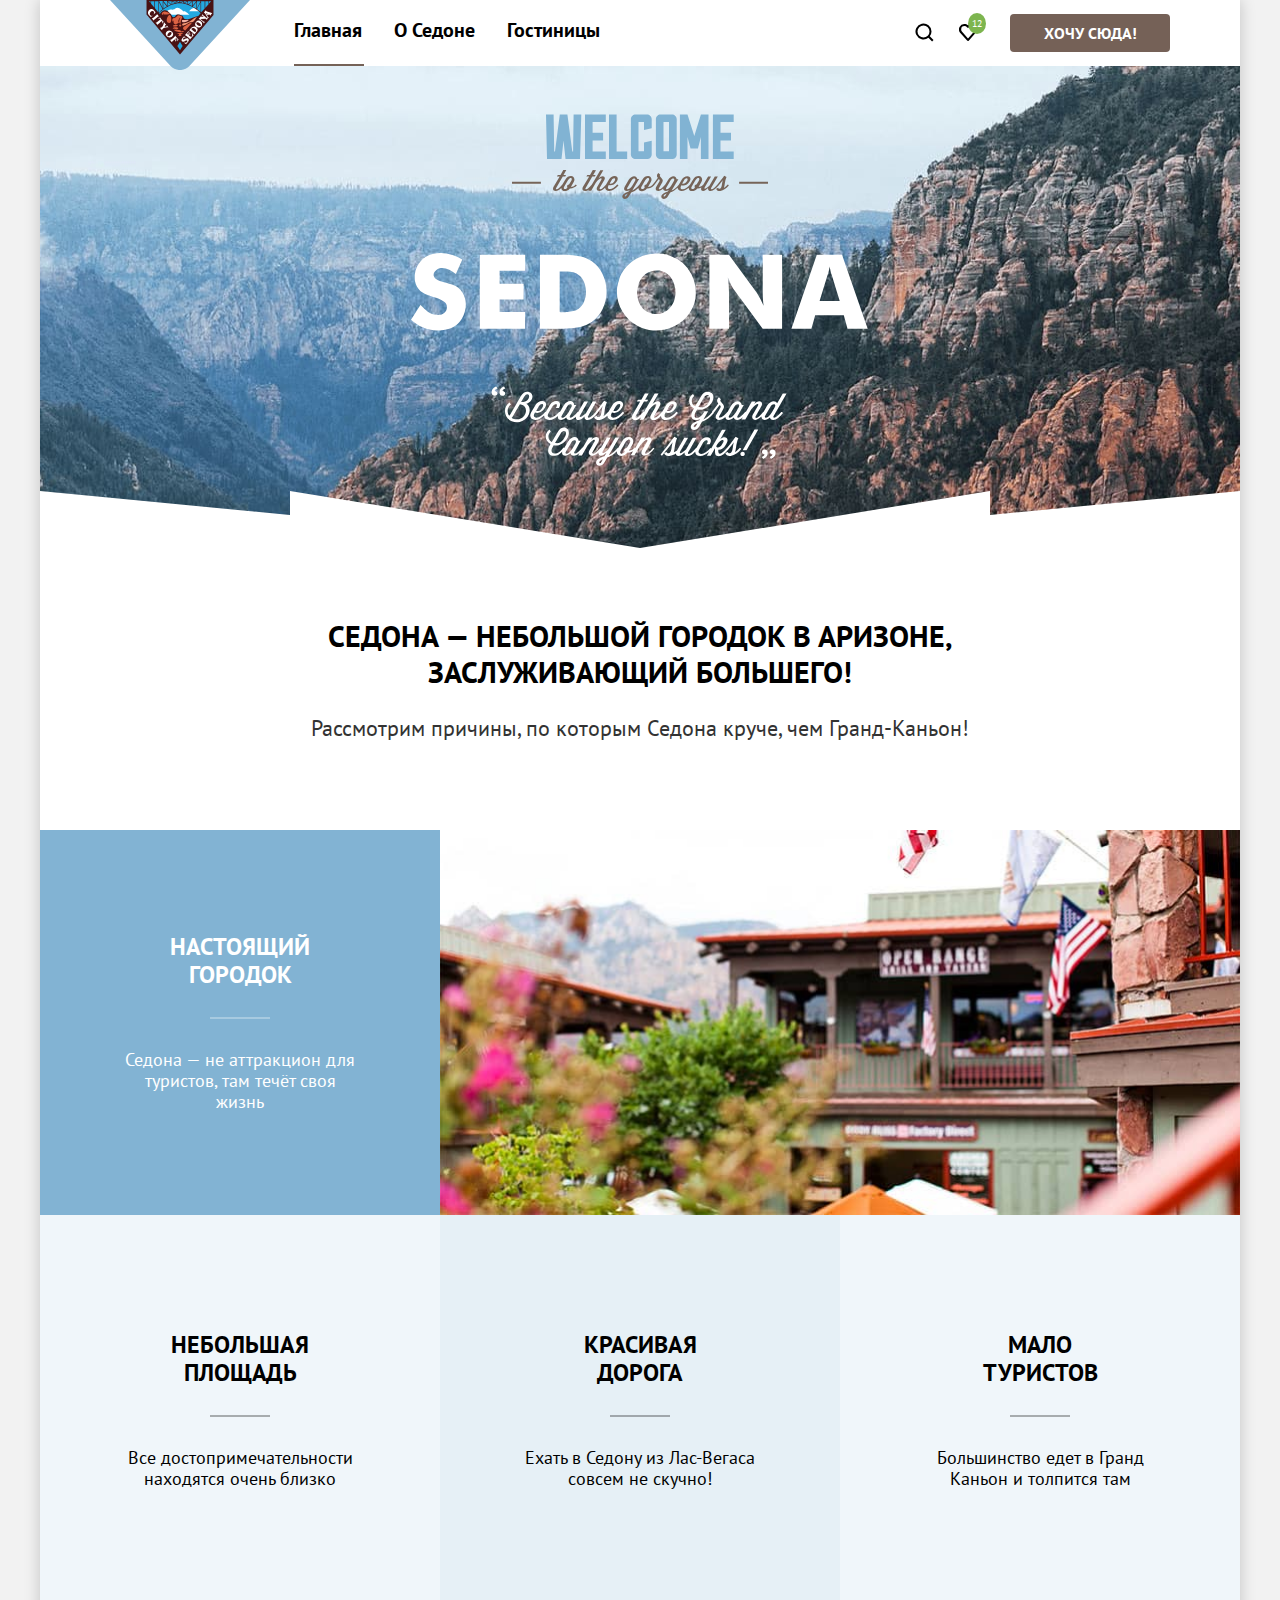
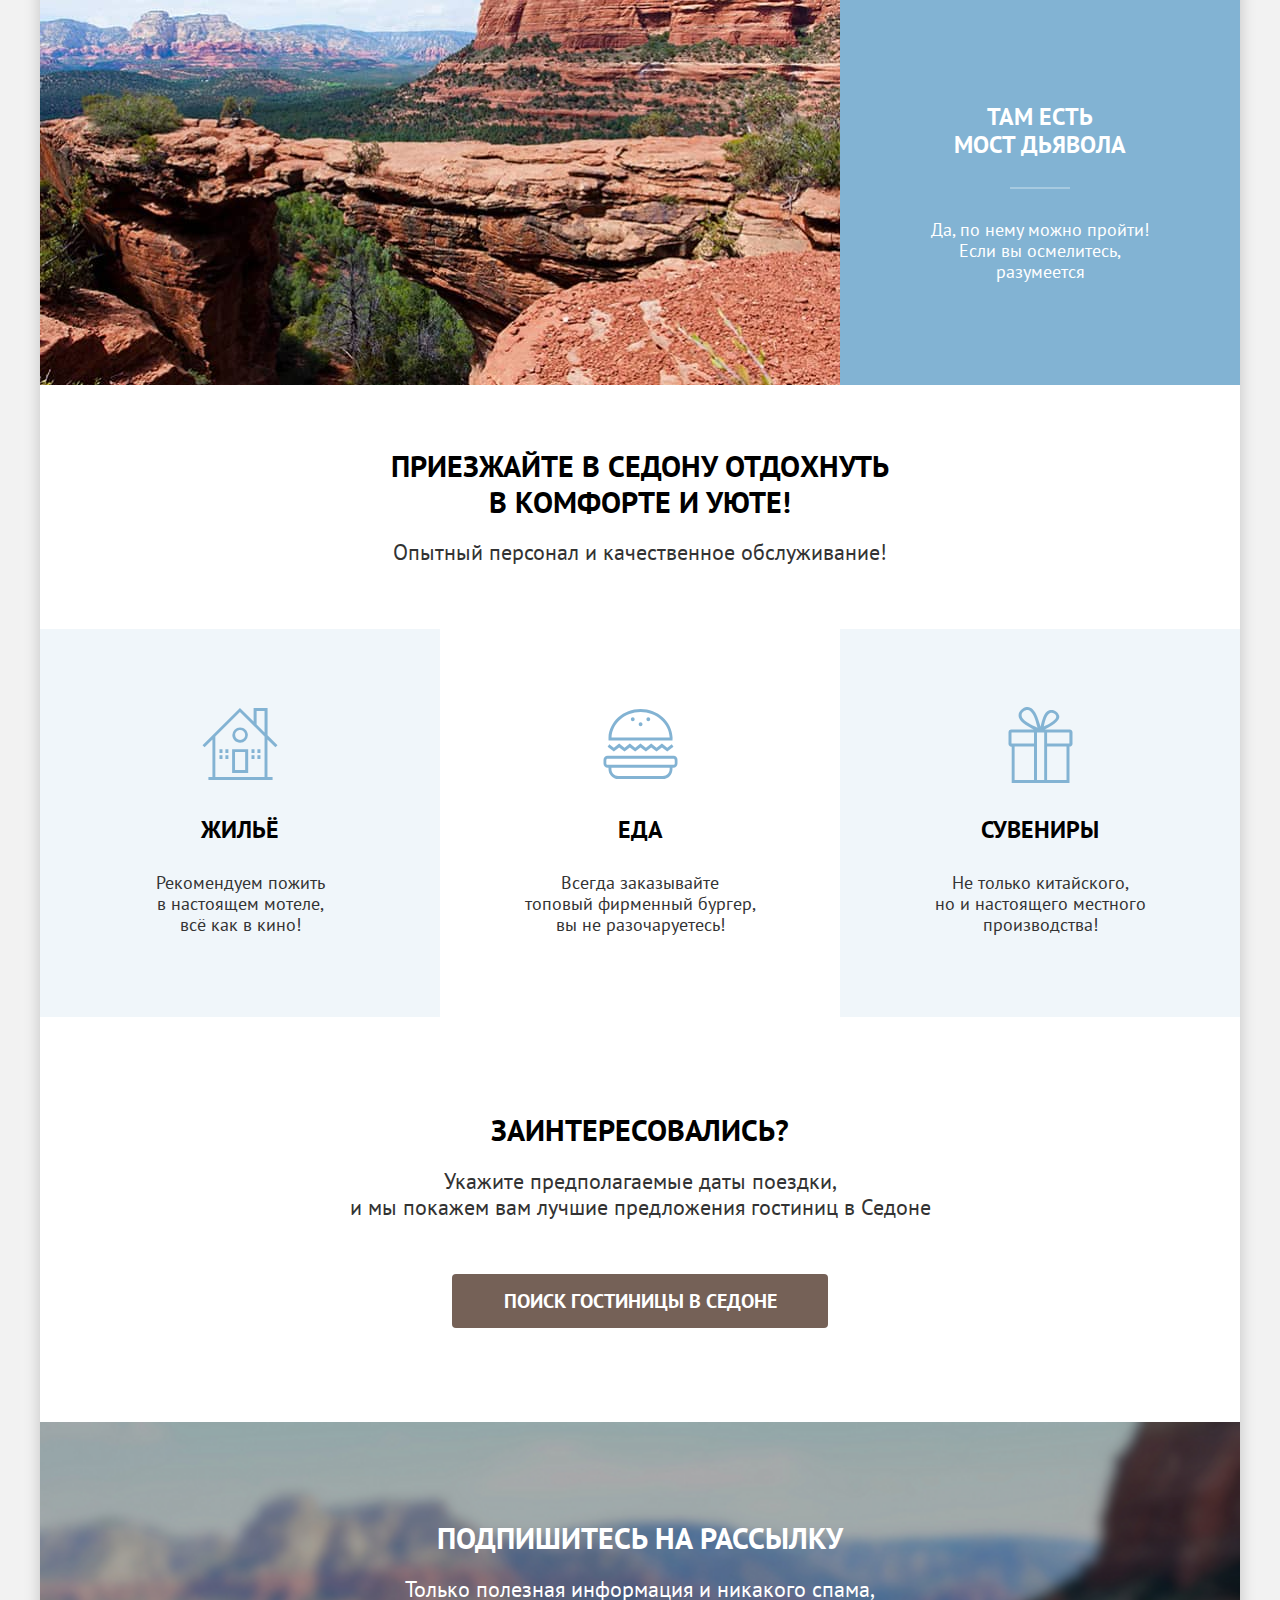
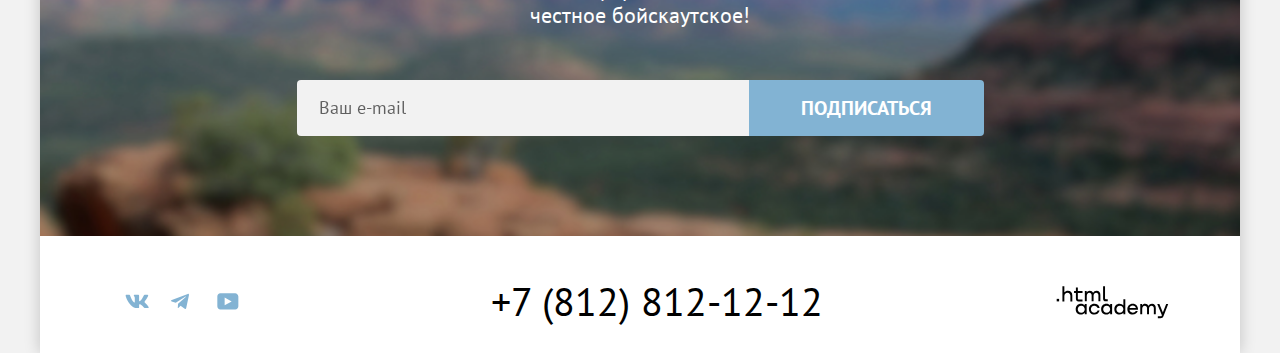
<file: index.html>
<!DOCTYPE html>
<html lang="ru">

  <head>
    <meta charset="utf-8">
    <title>HTML Academy: Седона</title>
    <link rel="stylesheet" href="styles/styles.css">
    <link rel="icon" href="favicon.ico">
  </head>

  <body>
    <div class="page-container">
      <header class="main-header">
        <nav class="main-navigation">
          <a class="header-link" href="index.html">
            <img class="navigation-logo" src="images/header-img/header-logo.svg" width="140" height="70" alt="Логотип.">
          </a>
          <ul class="navigation-list">
            <li class="navigation-list-item navigation-link-current">
              <a class="navigation-link" href="index.html">Главная</a>
            </li>
            <li class="navigation-list-item">
              <a class="navigation-link" href="#">О Седоне</a>
            </li>
            <li class="navigation-list-item">
              <a class="navigation-link" href="catalog.html">Гостиницы</a>
            </li>
          </ul>
          <ul class="navigation-user">
            <li class="navigation-user-item">
              <button class="navigation-link-user navigation-link-search">
                <span class="visually-hidden">Поиск</span>
              </button>
            </li>
            <li class="navigation-user-item">
              <a class="navigation-link-user navigation-link-favourites" href="#">
                <span class="visually-hidden">Избранное</span>
                <span class="number">12</span>
              </a>
            </li>
            <li class="navigation-user-item">
              <button class="navigation-link-user navigation-link-button">Хочу сюда!</button>
            </li>
          </ul>
        </nav>
      </header>
      <main class="main-index">
        <section class="hero">
          <h1 class="visually-hidden">Седона</h1>
          <img class="hero-logo" src="images/hero-img/hero-text.svg" width="458" height="352"
            alt="Добро пожаловать в великолепную Седону, потому что Гранд-Каньон — отстой!">
        </section>
        <section class="advantages">
          <div class="information-block-advantages">
            <h2 class="information-title">
              Седона — небольшой городок в Аризоне,<br>заслуживающий большего!
            </h2>
            <p class="information-text">Рассмотрим причины, по которым Седона круче, чем Гранд-Каньон!</p>
          </div>
          <ul class="advantages-list">
            <li class="advantages-item with-image">
              <div class="advantage-description">
                <h3 class="advantages-title advantages-title-image">Настоящий<br>городок</h3>
                <p class="advantages-text">Седона — не аттракцион для<br>туристов, там течёт своя<br>жизнь</p>
              </div>
              <img class="advantages-image" src="images/advantage/advantage-city.jpg" width="800" height="385"
                alt="Город.">
            </li>
            <li class="advantages-item">
              <div class="description-noimage">
                <h3 class="advantages-title">Небольшая<br>площадь</h3>
                <p class="advantages-text">Все достопримечательности<br>находятся очень близко</p>
              </div>
            </li>
            <li class="advantages-item">
              <div class="description-noimage">
                <h3 class="advantages-title">Красивая<br>дорога</h3>
                <p class="advantages-text">Ехать в Седону из Лас-Вегаса<br>совсем не скучно!</p>
              </div>
            </li>
            <li class="advantages-item">
              <div class="description-noimage">
                <h3 class="advantages-title">Мало<br>туристов</h3>
                <p class="advantages-text">Большинство едeт в Гранд<br>Каньон и толпится там</p>
              </div>
            </li>
            <li class="advantages-item with-image">
              <img class="advantages-image" src="images/advantage/advantage-bridge.jpg" width="800" height="385"
                alt="Мост дьявола.">
              <div class="advantage-description">
                <h3 class="advantages-title advantages-title-image">Там есть<br>мост дьявола</h3>
                <p class="advantages-text">Да, по нему можно пройти!<br>Если вы осмелитесь,<br>разумеется</p>
              </div>
            </li>
          </ul>
        </section>
        <section class="services">
          <div class="information-block-services">
            <h3 class="information-title-services">Приезжайте в Седону отдохнуть<br>в комфорте и уюте!</h3>
            <p class="information-text-services">Опытный персонал и качественное обслуживание!</p>
          </div>
          <ul class="services-list">
            <li class="services-item service-house">
              <h3 class="services-title">Жильё</h3>
              <p class="services-text">Рекомендуем пожить<br>в настоящем мотеле,<br>всё как в кино!</p>
            </li>
            <li class="services-item service-food">
              <h3 class="services-title">Еда</h3>
              <p class="services-text">Всегда заказывайте<br>топовый фирменный бургер,<br>вы не разочаруетесь!</p>
            </li>
            <li class="services-item service-gift">
              <h3 class="services-title">Сувениры</h3>
              <p class="services-text">Не только китайского,<br>но и настоящего местного<br>производства!</p>
            </li>
          </ul>
        </section>
        <section class="hotel-search">
          <h2 class="hotel-search-title">Заинтересовались?</h2>
          <p class="hotel-search-text">Укажите предполагаемые даты поездки,<br>и мы покажем вам лучшие предложения
            гостиниц в Седоне</p>
          <button class="hotel-search-button">Поиск гостиницы в седоне</button>
        </section>
        <section class="mail">
          <h2 class="mail-title">Подпишитесь на рассылку</h2>
          <p class="mail-text">Только полезная информация и никакого спама,<br> честное бойскаутское!</p>
          <form class="mail-form" action="https://echo.htmlacademy.ru/" method="post">
            <label class="form-label visually-hidden" for="mail-post">Ваш e-mail</label>
            <input class="mail-input" type="text" id="mail-post" name="mail-post" placeholder="Ваш e-mail" required>
            <button class="button-mail" type="submit">Подписаться</button>
          </form>
        </section>
      </main>
      <footer class="page-footer">
        <ul class="footer-social-list">
          <li class="footer-social-item">
            <a class="social-list-vk" href="https://vk.com/htmlacademy">
              <span class="visually-hidden">Вконтакте</span>
            </a>
          </li>
          <li class="footer-social-item">
            <a class="social-list-telegram footer-social-link" href="https://t.me/htmlacademy">
             <span class="visually-hidden">Telegram</span>
            </a>
          </li>
          <li class="footer-social-item">
            <a class="social-list-youtube" href="https://www.youtube.com/user/htmlacademyru">
              <span class="visually-hidden">Youtube</span>
            </a>
          </li>
        </ul>
        <div class="contact-information">
          <a class="contact-phone" href="#">+7 (812) 812-12-12</a>
        </div>
        <a class="html-logo" href="https://htmlacademy.ru/">
          <svg class="html-logotype" xmlns="http://www.w3.org/2000/svg" width="115" height="34" viewBox="0 0 115 34"
            fill="none">
            <path d="M0 13.2564V15.8564H2.5V13.2564H0Z" />
            <path
              d="M11.6 4.85645C10 4.85645 8.8 5.55645 8 6.55645H7.9V0.356445H5.9V15.8564H7.9V10.5564C7.9 8.45645 9.2 6.95645 11.2 6.95645C13 6.95645 14.1 8.35645 14.1 10.1564V15.8564H16.1V9.75644C16.2 6.75644 14.3 4.85645 11.6 4.85645Z" />
            <path
              d="M26.6 5.15645H21.8V1.45645H19.8V5.25645H17.9V7.25645H19.8V13.2564C19.8 14.9564 20.8 15.9564 22.5 15.9564H26.6V13.9564H22.9C22.2 13.9564 21.8 13.5564 21.8 12.8564V7.15645H26.6V5.15645Z" />
            <path
              d="M41.1 4.95645C39.5 4.95645 38.2 5.75644 37.6 7.05645H37.5C36.9 5.85645 35.7 4.95645 34.1 4.95645C32.7 4.95645 31.6 5.75645 31 6.75645H30.9V5.15645H29V15.7564H31V10.3564C31 8.35645 32 6.85645 33.6 6.85645C35.1 6.85645 36 7.85645 36 9.45645V15.7564H38V10.1564C38 7.75645 39.4 6.85645 40.6 6.85645C42.1 6.85645 43 7.85645 43 9.45645V15.7564H45V9.25644C45.1 6.75644 43.6 4.95645 41.1 4.95645Z" />
            <path
              d="M47.8 13.0564C47.8 14.7564 48.8 15.7564 50.6 15.7564H52.6V13.7564H50.9C50.2 13.7564 49.8 13.3564 49.8 12.6564V0.356445H47.8V13.0564Z" />
            <path
              d="M28.9 20.0564C28 18.9564 26.7 18.2564 25 18.2564C21.9 18.2564 19.6 20.5564 19.6 23.8564C19.6 27.1564 21.9 29.4564 25 29.4564C26.8 29.4564 28 28.6564 28.8 27.5564H28.9V29.1564H30.9V18.5564H28.9V20.0564ZM25.3 27.4564C23.1 27.4564 21.7 25.8564 21.7 23.8564C21.7 21.8564 23.1 20.2564 25.3 20.2564C27.5 20.2564 28.9 21.8564 28.9 23.8564C28.9 25.7564 27.5 27.4564 25.3 27.4564Z" />
            <path
              d="M44.2 22.3564C43.7 19.9564 41.6 18.2564 38.8 18.2564C35.4 18.2564 33.2 20.7564 33.2 23.8564C33.2 26.9564 35.4 29.4564 38.8 29.4564C41.6 29.4564 43.7 27.6564 44.2 25.2564H42.1C41.7 26.5564 40.4 27.5564 38.8 27.5564C36.6 27.5564 35.2 25.9564 35.2 23.9564C35.2 21.9564 36.6 20.3564 38.8 20.3564C40.4 20.3564 41.6 21.3564 42.1 22.5564H44.2V22.3564Z" />
            <path
              d="M55.1 20.0564C54.2 18.9564 52.9 18.2564 51.2 18.2564C48.1 18.2564 45.8 20.5564 45.8 23.8564C45.8 27.1564 48.1 29.4564 51.2 29.4564C53 29.4564 54.2 28.6564 55 27.5564H55.1V29.1564H57.1V18.5564H55.1V20.0564ZM51.5 27.4564C49.3 27.4564 47.9 25.8564 47.9 23.8564C47.9 21.8564 49.3 20.2564 51.5 20.2564C53.7 20.2564 55.1 21.8564 55.1 23.8564C55.1 25.7564 53.6 27.4564 51.5 27.4564Z" />
            <path
              d="M68.7 20.1564C67.8 19.0564 66.5 18.2564 64.8 18.2564C61.7 18.2564 59.4 20.5564 59.4 23.8564C59.4 27.1564 61.6 29.4564 64.8 29.4564C66.5 29.4564 67.8 28.6564 68.6 27.6564H68.7V29.1564H70.7V13.7564H68.7V20.1564ZM65.1 27.4564C62.9 27.4564 61.5 25.8564 61.5 23.8564C61.5 21.8564 62.9 20.2564 65.1 20.2564C67.3 20.2564 68.7 21.8564 68.7 23.8564C68.6 25.8564 67.2 27.4564 65.1 27.4564Z" />
            <path
              d="M78.3 18.2564C75 18.2564 72.8 20.7564 72.8 23.8564C72.8 26.8564 74.9 29.4564 78.3 29.4564C80.8 29.4564 82.8 28.1564 83.5 25.8564H81.4C80.9 26.8564 79.8 27.4564 78.4 27.4564C76.5 27.4564 75.1 26.1564 75 24.5564H83.8C84 20.9564 81.8 18.2564 78.3 18.2564ZM78.3 20.1564C80 20.1564 81.3 21.1564 81.6 22.7564H75.1C75.4 21.2564 76.6 20.1564 78.3 20.1564Z" />
            <path
              d="M98.2 18.2564C96.6 18.2564 95.3 19.0564 94.6 20.2564H94.5C93.9 19.0564 92.7 18.2564 91.1 18.2564C89.7 18.2564 88.6 18.9564 88 20.0564V18.5564H86.1V29.1564H88.1V23.7564C88.1 21.7564 89.1 20.3564 90.7 20.2564C92.2 20.2564 93.1 21.2564 93.1 22.8564V29.1564H95.1V23.5564C95.1 21.1564 96.5 20.2564 97.7 20.2564C99.2 20.2564 100.1 21.2564 100.1 22.8564V29.1564H102.1V22.6564C102.2 20.0564 100.7 18.2564 98.2 18.2564Z" />
            <path
              d="M109.4 27.3564L105.8 18.4564H103.6L108.4 30.0564C108.1 30.9564 107.7 31.2564 106.7 31.2564H104.2V33.2564H106.7C108.5 33.2564 109.5 32.4564 110.2 30.6564L114.9 18.4564H112.8L109.4 27.3564Z" />
          </svg>
          <span class="visually-hidden">сайт HTML Academy</span>
        </a>
      </footer>
    </div>
    <div class="modal-container modal-container-close">
      <section class="modal modal-search">
        <header class="modal-heder">
          <h2 class="modal-title">Поиск гостиницы в Седоне</h2>
          <button class="modal-close-button" type="button">
            <span class="visually-hidden">Закрыть</span>
          </button>
        </header>
        <form class="modal-content" action="https://echo.htmlacademy.ru">
          <ul class="modal-list">
            <li class="modal-item">
              <label class="date-start" for="start">
                <span class="date-start-text">Дата Заезда:</span>
                <input class="modal-input-date" type="text" id="start" name="trip-start" placeholder="Дата Заезда:"
                  value="27 апреля 2020" required>
                <span class="date-error">Мы не можем отправить вас в прошлое</span>
              </label>
            </li>
            <li class="modal-item">
              <label class="date-end" for="end">
                <span class="date-end-text">Дата Выезда:</span>
                <input class="modal-input-date" type="text" id="end" name="trip-end" placeholder="Дата Выезда:"
                  value="1 сентября 2023" required>
                <span class="date-success">На эти даты есть свободные номера. Пока есть.</span>
              </label>
            </li>
            <li class="modal-item modal-form">
              <label class="parent-label" for="parent">Взрослые:</label>
              <div class="plus-minus-button">
                <button class="minus" type="button">
                  <svg class="minus-icon" xmlns="http://www.w3.org/2000/svg" width="14" height="2" viewBox="0 0 14 2"
                    fill="none">
                    <path d="M0 0L0 2L14 2V0L0 0Z" />
                  </svg>
                  <span class="visually-hidden">-</span>
                </button>
                <input class="modal-input-number" type="number" id="parent" name="parent-number" min="1" max="100"
                  value="2" required>
                <button class="plus" type="button">
                  <svg class="plus-icon" xmlns="http://www.w3.org/2000/svg" width="14" height="14" viewBox="0 0 14 14"
                    fill="none">
                    <path d="M14 6H8V0H6V6H0V8H6V14H8V8H14V6Z" />
                  </svg>
                  <span class="visually-hidden">+</span>
                </button>
              </div>
              <label class="children-label" for="children">Дети:</label>
              <div class="tooltip">
                <button class="i" type="button" aria-label="Подсказка к заказу">i</button>
                <div class="triangle">
                  <span class="info">Укажите количество детей, которые будут с вами, возраст которых от 6 до 18 лет.
                    Дети до 6 лет размещаются бесплатно.</span>
                </div>
              </div>
              <div class="plus-minus-button">
                <button class="minus" type="button">
                  <svg class="minus-icon" xmlns="http://www.w3.org/2000/svg" width="14" height="2" viewBox="0 0 14 2"
                    fill="none">
                    <path d="M0 0L0 2L14 2V0L0 0Z" />
                  </svg>
                  <span class="visually-hidden">-</span>
                </button>
                <input class="modal-input-number" type="number" id="children" name="children-number" min="0" max="100"
                  value="2" required>
                <button class="plus" type="button">
                  <svg class="plus-icon" xmlns="http://www.w3.org/2000/svg" width="14" height="14" viewBox="0 0 14 14"
                    fill="none">
                    <path d="M14 6H8V0H6V6H0V8H6V14H8V8H14V6Z" />
                  </svg>
                  <span class="visually-hidden">+</span>
                </button>
              </div>
            </li>
            <li class="modal-item">
              <button class="modal-button" type="submit">Найти</button>
            </li>
          </ul>
        </form>
      </section>
    </div>
  </body>

</html>
</file>
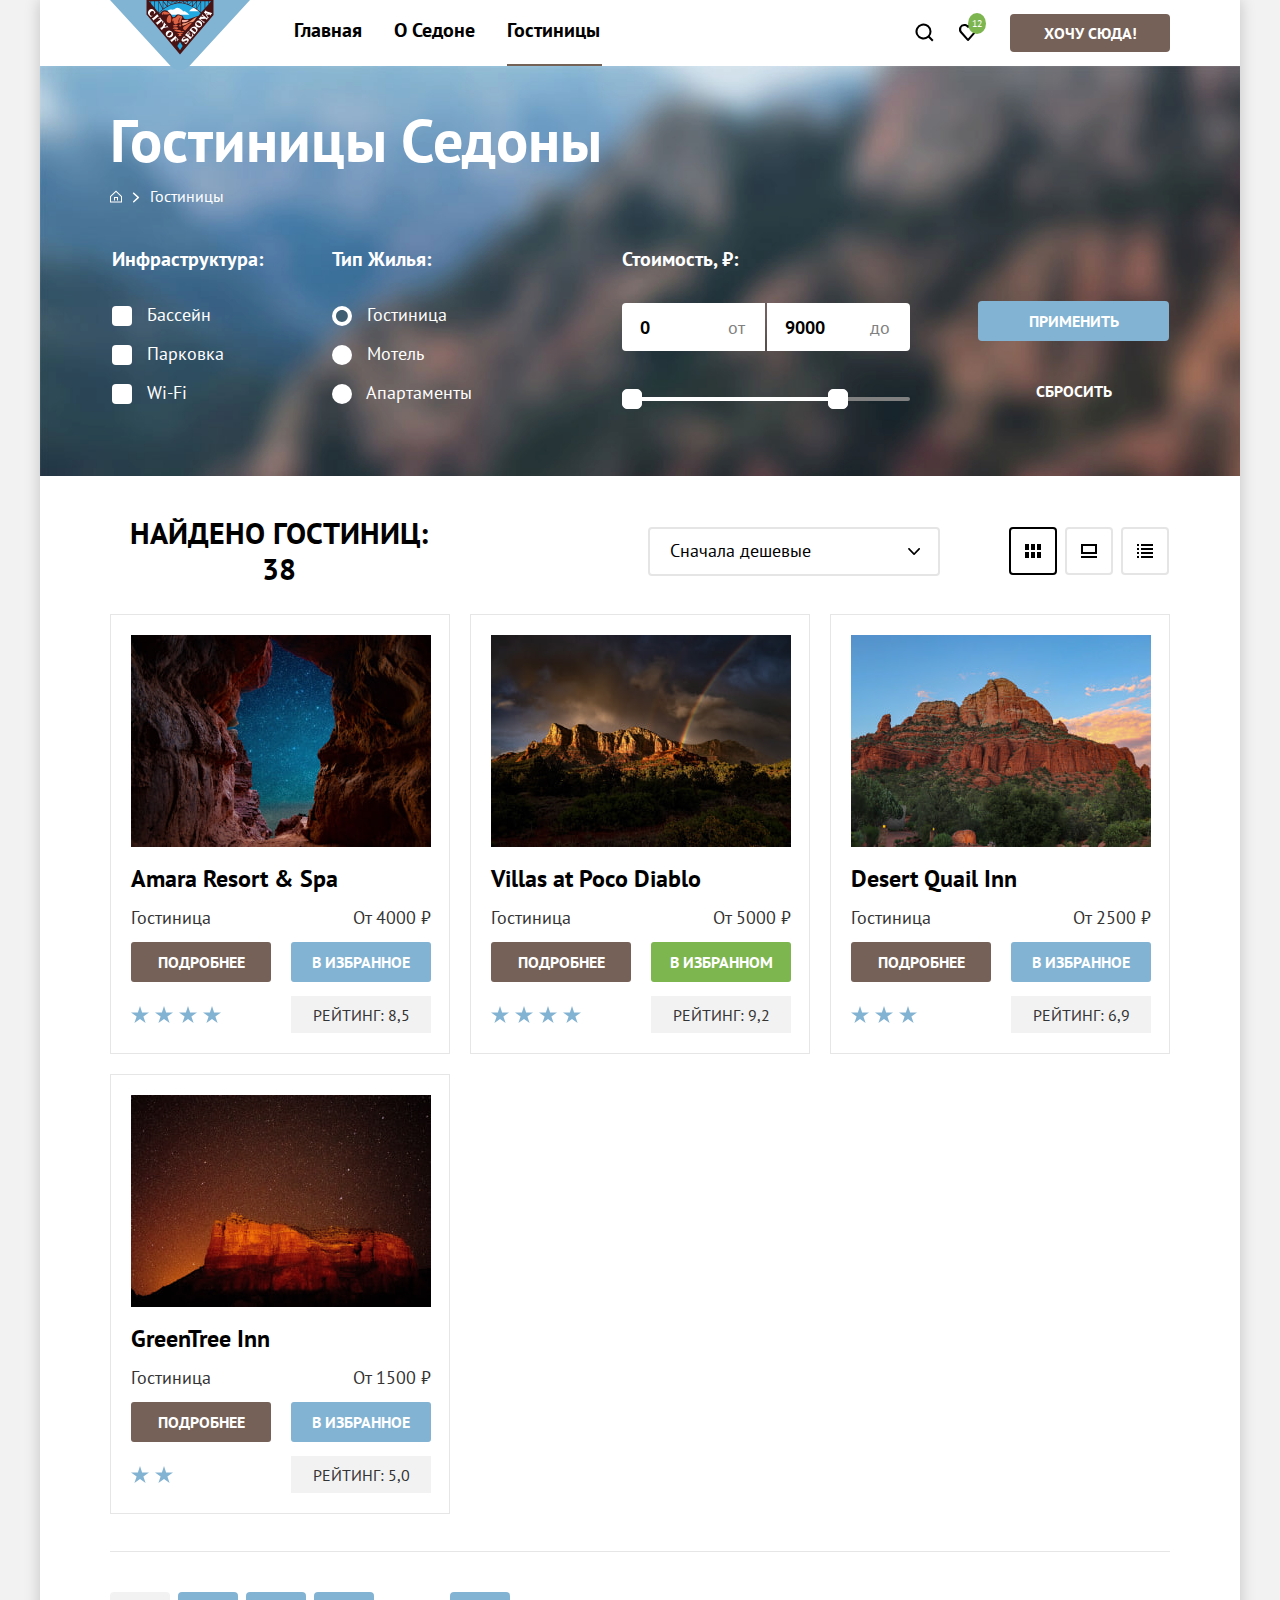
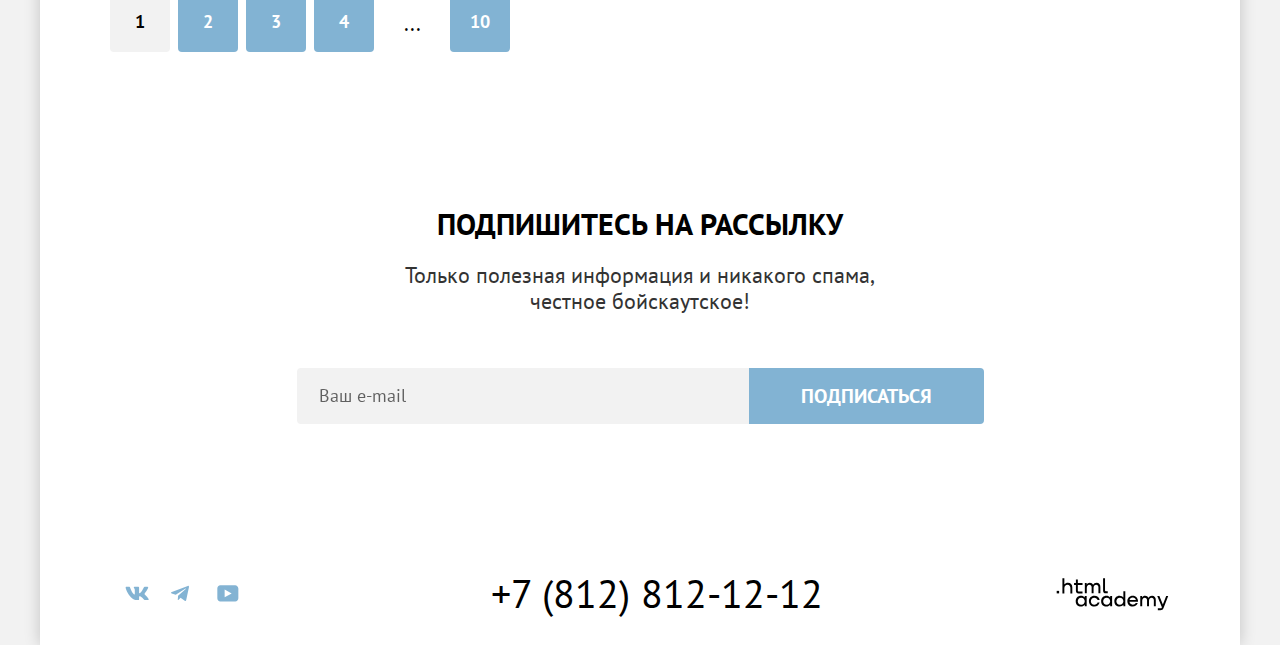
<file: catalog.html>
<!DOCTYPE html>
<html lang="ru">

  <head>
    <meta charset="utf-8">
    <title>HTML Academy: Седона</title>
    <link rel="stylesheet" href="styles/styles.css">
    <link rel="icon" href="favicon.ico">
  </head>

  <body>
    <div class="page-container">
      <header class="main-header">
        <nav class="main-navigation">
          <a class="header-link" href="index.html">
            <img class="navigation-logo" src="images/header-img/header-logo.svg" width="140" height="70" alt="Логотип.">
          </a>
          <ul class="navigation-list">
            <li class="navigation-list-item">
              <a class="navigation-link" href="index.html">Главная</a>
            </li>
            <li class="navigation-list-item">
              <a class="navigation-link" href="#">О Седоне</a>
            </li>
            <li class="navigation-list-item navigation-link-current">
              <a class="navigation-link" href="catalog.html">Гостиницы</a>
            </li>
          </ul>
          <ul class="navigation-user">
            <li class="navigation-user-item">
              <button class="navigation-link-user navigation-link-search">
                <span class="visually-hidden">Поиск</span>
              </button>
            </li>
            <li class="navigation-user-item">
              <a class="navigation-link-user navigation-link-favourites" href="#">
                <span class="visually-hidden">Избранное</span>
                <span class="number">12</span>
              </a>
            </li>
            <li class="navigation-user-item">
              <button class="navigation-link-user navigation-link-button">Хочу сюда!</button>
            </li>
          </ul>
        </nav>
      </header>
      <main class="main-catalog">
        <section class="filter-content">
          <div class="filter-header">
            <h1 class="filter-title">Гостиницы Седоны</h1>
            <ol class="breadcrumbs">
              <li class="breadcrumbs-item">
                <a class="breadcrumbs-house" href="index.html">
                  <span class="visually-hidden">Главная</span>
                </a>
              </li>
              <li class="breadcrumbs-item">
                <span class="breadcrumbs-text">Гостиницы</span>
              </li>
            </ol>
          </div>
          <form class="filters" action="echo" method="get">
            <fieldset class="infrastructure">
              <legend class="infrastructure-title">Инфраструктура:</legend>
              <ul class="infrastructure">
                <li class="infrastructure-item">
                  <label class="infrastructure-label" for="checkbox-pool">
                    <input class="checkbox" type="checkbox" id="checkbox-pool">
                    <span class="custom-checkbox"></span>
                    <span class="checkbox-text">Бассейн</span>
                  </label>
                </li>
                <li class="infrastructure-item">
                  <label class="infrastructure-label" for="checkbox-parking">
                    <input class="checkbox" type="checkbox" id="checkbox-parking">
                    <span class="custom-checkbox"></span>
                    <span class="checkbox-text">Парковка</span>
                  </label>
                </li>
                <li class="infrastructure-item">
                  <label class="infrastructure-label" for="checkbox-wifi">
                    <input class="checkbox" type="checkbox" id="checkbox-wifi">
                    <span class="custom-checkbox"></span>
                    <span class="checkbox-text">Wi-Fi</span>
                  </label>
                </li>
              </ul>
            </fieldset>
            <fieldset class="housetype">
              <legend class="housetype-title">Тип Жилья:</legend>
              <ul class="housetype-list">
                <li class="housetype-item">
                  <label class="housetype-label" for="input-hotel">
                    <input class="input-radio" type="radio" value="hotel" name="house" id="input-hotel" checked>
                    <span class="custom-radio"></span>
                    <span class="radio-text">Гостиница</span>
                  </label>
                </li>
                <li class="housetype-item">
                  <label class="housetype-label" for="input-motel">
                    <input class="input-radio" type="radio" value="motel" name="house" id="input-motel">
                    <span class="custom-radio"></span>
                    <span class="radio-text">Мотель</span>
                  </label>
                </li>
                <li class="housetype-item">
                  <label class="housetype-label" for="input-appartment">
                    <input class="input-radio" type="radio" value="appartment" name="house" id="input-appartment">
                    <span class="custom-radio"></span>
                    <span class="radio-text">Апартаменты</span>
                  </label>
                </li>
              </ul>
            </fieldset>
            <fieldset class="space"></fieldset>
            <fieldset class="form-price">
              <legend class="price-text">Стоимость, ₽:</legend>
              <div class="minmax-price">
                <div class="price-min">
                  <label class="price-input-min" for="min-price">от</label>
                  <input class="control-input-min" type="number" name="min-price" value="0" id="min-price" placeholder="от">
                </div>
                <div class="price-max">
                  <label class="price-input-max" for="max-price">до</label>
                  <input class="control-input-max" type="number" name="max-price" value="9000" id="max-price" placeholder="до">
                </div>
              </div>
              <div class="range">
                <div class="range-scale">
                  <div class="range-bar">
                    <button class="range-toggle toggle-min" type="button">
                      <span class="visually-hidden">Изменить минимальную цену.</span>
                    </button>
                    <button class="range-toggle toggle-max" type="button">
                      <span class="visually-hidden">Изменить максимальную цену.</span>
                    </button>
                  </div>
                </div>
              </div>
            </fieldset>
            <div class="price-buttons">
              <button class="price-button-accept" type="submit">Применить</button>
              <button class="price-button-reset" type="reset">Сбросить</button>
            </div>
          </form>
        </section>
        <section class="hotels">
          <div class="sorting">
            <span class="sorting-title"> Найдено гостиниц: 38 </span>
            <select class="variation-sorting" aria-label="Сортировка">
              <option value="cheap">Сначала дешевые</option>
              <option value="poor">Сначала дорогие</option>
            </select>
            <ul class="view">
              <li class="view-item view-item-current">
                <a class="view-icon icon-table" href="#">
                  <span class="visually-hidden">Таблица</span>
                </a>
              </li>
              <li class="view-item">
                <a class="view-icon icon-icon" href="#">
                  <span class="visually-hidden">Крупные значки</span>
                </a>
              </li>
              <li class="view-item">
                <a class="view-icon icon-list" href="#">
                  <span class="visually-hidden">Список</span>
                </a>
              </li>
            </ul>
          </div>
          <ul class="hotel-list">
            <li class="hotel-list-item">
              <a class="hotel-image-link" href="#"><img class="hotel-image" src="images/catalog/hotel-amara.jpg"
                  width="300" height="212" alt="Amara Resort & Spa."></a>
              <a class="hotel-cart-link" href="#">
                <span class="hotel-cart-title">Amara Resort & Spa</span>
              </a>
              <span class="hotel-cart-text">Гостиница</span>
              <span class="hotel-cart-price">От 4000 ₽</span>
              <button class="button-small hotel-button-more" type="button">подробнее</button>
              <button class="button-small hotel-button-favorites" type="button">в избранное</button>
              <div class="hotel-stars four-star">
                <span class="visually-hidden">4 звезды</span>
              </div>
              <span class="hotel-rating">Рейтинг: 8,5</span>
            </li>
            <li class="hotel-list-item">
              <a class="hotel-image-link" href="#"><img class="hotel-image" src="images/catalog/hotel-diablo.jpg"
                  width="300" height="212" alt="Villas at Poco Diablo."></a>
              <a class="hotel-cart-link" href="#">
                <span class="hotel-cart-title">Villas at Poco Diablo</span>
              </a>
              <span class="hotel-cart-text">Гостиница</span>
              <span class="hotel-cart-price">От 5000 ₽</span>
              <button class="hotel-button-more" type="button">подробнее</button>
              <button class="hotel-button-favorites hotel-button-active" type="button">в избранном</button>
              <div class="hotel-stars four-star">
                <span class="visually-hidden">4 звезды</span>
              </div>
              <span class="hotel-rating">Рейтинг: 9,2</span>
            </li>
            <li class="hotel-list-item">
              <a class="hotel-image-link" href="#"><img class="hotel-image" src="images/catalog/hotel-desert.jpg"
                  width="300" height="212" alt="Desert Quail Inn."></a>
              <a class="hotel-cart-link" href="#">
                <span class="hotel-cart-title">Desert Quail Inn</span>
              </a>
              <span class="hotel-cart-text">Гостиница</span>
              <span class="hotel-cart-price">От 2500 ₽</span>
              <button class="button-small hotel-button-more" type="button">подробнее</button>
              <button class="button-small hotel-button-favorites" type="button">в избранное</button>
              <div class="hotel-stars three-star">
                <span class="visually-hidden">3 звезды</span>
              </div>
              <span class="hotel-rating">Рейтинг: 6,9</span>
            </li>
            <li class="hotel-list-item">
              <a class="hotel-image-link" href="#"><img class="hotel-image" src="images/catalog/hotel-greentea.jpg"
                  width="300" height="212" alt="GreenTree Inn."></a>
              <a class="hotel-cart-link" href="#">
                <span class="hotel-cart-title">GreenTree Inn</span>
              </a>
              <span class="hotel-cart-text">Гостиница</span>
              <span class="hotel-cart-price">От 1500 ₽</span>
              <button class="button-small hotel-button-more" type="button">подробнее</button>
              <button class="button-small hotel-button-favorites" type="button">в избранное</button>
              <div class="hotel-stars two-star">
                <span class="visually-hidden">2 звезды</span>
              </div>
              <span class="hotel-rating">Рейтинг: 5,0</span>
            </li>
          </ul>
          <div class="pagination">
            <ul class="pagination-list">
              <li class="pagination-list-item">
                <a class="pagination-link-button pag-active" href="#">1</a>
              </li>
              <li class="pagination-list-item">
                <a class="pagination-link-button" href="#">2</a>
              </li>
              <li class="pagination-list-item">
                <a class="pagination-link-button" href="#">3</a>
              </li>
              <li class="pagination-list-item">
                <a class="pagination-link-button" href="#">4</a>
              </li>
              <li class="pagination-list-item pagination-a">
                <span>...</span>
              </li>
              <li class="pagination-list-item">
                <a class="pagination-link-button" href="#">10</a>
              </li>
            </ul>
          </div>
        </section>
        <section class="mail-catalog">
          <h2 class="mail-title-catalog">Подпишитесь на рассылку</h2>
          <p class="mail-text-catalog">Только полезная информация и никакого спама,<br> честное бойскаутское!</p>
          <form class="mail-form" action="https://echo.htmlacademy.ru/" method="post">
            <label class="form-label visually-hidden" for="mail-post">Ваш e-mail</label>
            <input class="mail-input" type="text" id="mail-post" name="mail-post" placeholder="Ваш e-mail" required>
            <button class="button-mail" type="submit">Подписаться</button>
          </form>
        </section>
      </main>
      <footer class="page-footer">
        <ul class="footer-social-list">
          <li class="footer-social-item">
            <a class="social-list-vk" href="https://vk.com/htmlacademy">
              <span class="visually-hidden">Вконтакте</span>
            </a>
          </li>
          <li class="footer-social-item">
            <a class="social-list-telegram footer-social-link" href="https://t.me/htmlacademy">
              <span class="visually-hidden">Telegram</span>
            </a>
          </li>
          <li class="footer-social-item">
            <a class="social-list-youtube" href="https://www.youtube.com/user/htmlacademyru">
              <span class="visually-hidden">Youtube</span>
            </a>
          </li>
        </ul>
        <div class="contact-information">
          <a class="contact-phone" href="#">+7 (812) 812-12-12</a>
        </div>
        <a class="html-logo" href="https://htmlacademy.ru/">
          <svg class="html-logotype" xmlns="http://www.w3.org/2000/svg" width="115" height="34" viewBox="0 0 115 34" fill="none">
            <path d="M0 13.2564V15.8564H2.5V13.2564H0Z"/>
            <path d="M11.6 4.85645C10 4.85645 8.8 5.55645 8 6.55645H7.9V0.356445H5.9V15.8564H7.9V10.5564C7.9 8.45645 9.2 6.95645 11.2 6.95645C13 6.95645 14.1 8.35645 14.1 10.1564V15.8564H16.1V9.75644C16.2 6.75644 14.3 4.85645 11.6 4.85645Z"/>
            <path d="M26.6 5.15645H21.8V1.45645H19.8V5.25645H17.9V7.25645H19.8V13.2564C19.8 14.9564 20.8 15.9564 22.5 15.9564H26.6V13.9564H22.9C22.2 13.9564 21.8 13.5564 21.8 12.8564V7.15645H26.6V5.15645Z"/>
            <path d="M41.1 4.95645C39.5 4.95645 38.2 5.75644 37.6 7.05645H37.5C36.9 5.85645 35.7 4.95645 34.1 4.95645C32.7 4.95645 31.6 5.75645 31 6.75645H30.9V5.15645H29V15.7564H31V10.3564C31 8.35645 32 6.85645 33.6 6.85645C35.1 6.85645 36 7.85645 36 9.45645V15.7564H38V10.1564C38 7.75645 39.4 6.85645 40.6 6.85645C42.1 6.85645 43 7.85645 43 9.45645V15.7564H45V9.25644C45.1 6.75644 43.6 4.95645 41.1 4.95645Z" />
            <path d="M47.8 13.0564C47.8 14.7564 48.8 15.7564 50.6 15.7564H52.6V13.7564H50.9C50.2 13.7564 49.8 13.3564 49.8 12.6564V0.356445H47.8V13.0564Z"/>
            <path d="M28.9 20.0564C28 18.9564 26.7 18.2564 25 18.2564C21.9 18.2564 19.6 20.5564 19.6 23.8564C19.6 27.1564 21.9 29.4564 25 29.4564C26.8 29.4564 28 28.6564 28.8 27.5564H28.9V29.1564H30.9V18.5564H28.9V20.0564ZM25.3 27.4564C23.1 27.4564 21.7 25.8564 21.7 23.8564C21.7 21.8564 23.1 20.2564 25.3 20.2564C27.5 20.2564 28.9 21.8564 28.9 23.8564C28.9 25.7564 27.5 27.4564 25.3 27.4564Z" />
            <path d="M44.2 22.3564C43.7 19.9564 41.6 18.2564 38.8 18.2564C35.4 18.2564 33.2 20.7564 33.2 23.8564C33.2 26.9564 35.4 29.4564 38.8 29.4564C41.6 29.4564 43.7 27.6564 44.2 25.2564H42.1C41.7 26.5564 40.4 27.5564 38.8 27.5564C36.6 27.5564 35.2 25.9564 35.2 23.9564C35.2 21.9564 36.6 20.3564 38.8 20.3564C40.4 20.3564 41.6 21.3564 42.1 22.5564H44.2V22.3564Z"/>
            <path d="M55.1 20.0564C54.2 18.9564 52.9 18.2564 51.2 18.2564C48.1 18.2564 45.8 20.5564 45.8 23.8564C45.8 27.1564 48.1 29.4564 51.2 29.4564C53 29.4564 54.2 28.6564 55 27.5564H55.1V29.1564H57.1V18.5564H55.1V20.0564ZM51.5 27.4564C49.3 27.4564 47.9 25.8564 47.9 23.8564C47.9 21.8564 49.3 20.2564 51.5 20.2564C53.7 20.2564 55.1 21.8564 55.1 23.8564C55.1 25.7564 53.6 27.4564 51.5 27.4564Z" />
            <path d="M68.7 20.1564C67.8 19.0564 66.5 18.2564 64.8 18.2564C61.7 18.2564 59.4 20.5564 59.4 23.8564C59.4 27.1564 61.6 29.4564 64.8 29.4564C66.5 29.4564 67.8 28.6564 68.6 27.6564H68.7V29.1564H70.7V13.7564H68.7V20.1564ZM65.1 27.4564C62.9 27.4564 61.5 25.8564 61.5 23.8564C61.5 21.8564 62.9 20.2564 65.1 20.2564C67.3 20.2564 68.7 21.8564 68.7 23.8564C68.6 25.8564 67.2 27.4564 65.1 27.4564Z" />
            <path d="M78.3 18.2564C75 18.2564 72.8 20.7564 72.8 23.8564C72.8 26.8564 74.9 29.4564 78.3 29.4564C80.8 29.4564 82.8 28.1564 83.5 25.8564H81.4C80.9 26.8564 79.8 27.4564 78.4 27.4564C76.5 27.4564 75.1 26.1564 75 24.5564H83.8C84 20.9564 81.8 18.2564 78.3 18.2564ZM78.3 20.1564C80 20.1564 81.3 21.1564 81.6 22.7564H75.1C75.4 21.2564 76.6 20.1564 78.3 20.1564Z"/>
            <path d="M98.2 18.2564C96.6 18.2564 95.3 19.0564 94.6 20.2564H94.5C93.9 19.0564 92.7 18.2564 91.1 18.2564C89.7 18.2564 88.6 18.9564 88 20.0564V18.5564H86.1V29.1564H88.1V23.7564C88.1 21.7564 89.1 20.3564 90.7 20.2564C92.2 20.2564 93.1 21.2564 93.1 22.8564V29.1564H95.1V23.5564C95.1 21.1564 96.5 20.2564 97.7 20.2564C99.2 20.2564 100.1 21.2564 100.1 22.8564V29.1564H102.1V22.6564C102.2 20.0564 100.7 18.2564 98.2 18.2564Z" />
            <path d="M109.4 27.3564L105.8 18.4564H103.6L108.4 30.0564C108.1 30.9564 107.7 31.2564 106.7 31.2564H104.2V33.2564H106.7C108.5 33.2564 109.5 32.4564 110.2 30.6564L114.9 18.4564H112.8L109.4 27.3564Z"/>
          </svg>
          <span class="visually-hidden">сайт HTML Academy</span>
        </a>
      </footer>
    </div>
  </body>

</html>
</file>
<file: styles/styles.css>
@font-face {
  font-family: "PT Sans";

  font-weight: 400;
  src: url("../fonts/ptsans-400.woff2") format("woff2");
  font-display: swap;
}

@font-face {
  font-family: "PT Sans";

  font-weight: 700;
  src: url("../fonts/ptsans-700.woff2") format("woff2");
  font-display: swap;
}

*,
*::before,
*::after {
  box-sizing: border-box;
}

body {
  display: flex;
  margin: 0 auto;
  font-family: "PT Sans", "Arial", sans-serif;
  font-weight: 400;
  font-size: 18px;
  line-height: 21px;
  background-color: rgba(242, 242, 242, 1);
  color: #000000;
}

.page-container {
  background-color: rgba(255, 255, 255, 1);
  margin: 0 auto;
  width: 1200px;
  box-shadow: 0 0 15px 0 rgba(0, 0, 0, 0.20);
}

.visually-hidden {
  position: absolute;
  width: 1px;
  height: 1px;
  margin: -1px;
  padding: 0;
  overflow: hidden;
  border: 0;
  clip: rect(0 0 0 0);
}

/*                         ГЛАВНАЯ СТРАНИЦА (INDEX)                                                   */

/*   HEADER    */

.main-navigation {
  display: flex;
  padding-left: 70px;
  padding-right: 70px;
}

.navigation-link {
  font-weight: 700;
  font-size: 20px;
  line-height: 24px;
  color: rgba(0, 0, 0, 1);
  text-decoration: none;
  text-align: center;
  padding-left: 10px;
  padding-right: 22px;
  white-space: nowrap;
  height: 64px;
}

.navigation-link:hover {
  opacity: 0.8;
}
.navigation-link:focus {
  opacity: 0.8;
}
.navigation-link:active {
  opacity: 0.6;
}


.navigation-list {
  list-style-type: none;
  display: flex;
  flex-wrap: wrap;
  align-items: stretch;
  padding-inline-start:0;
  padding-left: 174px;
  margin: 0;
}

.navigation-list-item{
  padding: 18px 0;
}

.navigation-user {
  list-style-type: none;
  display: flex;
  margin: 0;
  padding-left: 280px;
}


.navigation-logo {
  position: absolute;
  width: 140px;
  height: 70px;
}

.navigation-logo:hover {
  opacity: 0.8;
}

.navigation-logo:focus {
  opacity: 0.8;
}

.navigation-logo:active {
  opacity: 0.6;
}

.navigation-link-search {
  background-image: url("../images/icons/search.svg");
  width: 44px;
  height: 64px;
  background-position: center;
  background-repeat: no-repeat;
  display:block;
  cursor:pointer;
  border-color: transparent;
  background-color: #ffffff;
}

.navigation-link-search:hover {
  opacity: 0.6;
}

.navigation-link-search:focus {
  opacity: 0.6;
}

.navigation-link-search:active {
  opacity: 0.4;
}

.navigation-link-favourites {
  background-image: url("../images/icons/heart.svg");
  width: 44px;
  height: 64px;
  background-position: center;
  background-repeat: no-repeat;
  display: block;
  text-decoration: none;
  padding-left: 22px;
  padding-top: 10px;
  cursor:pointer;
}

.navigation-link-favourites:hover {
  opacity: 0.6;
}

.navigation-link-favourites:focus {
  opacity: 0.6;
}

.navigation-link-favourites:active {
  opacity: 0.4;
}

.number {
  border-radius: 50%;
  background-color: rgba(125, 181, 79, 1);
  font-size: 10px;
  font-weight: 400;
  line-height: 10px;
  color: rgba(255, 255, 255, 1);
  padding: 4px;
  text-align: right;
}

.navigation-link-button {
  font-family: "PT Sans", sans-serif;
  width: 160px;
  padding-top:7px;
  padding-bottom:7px;
  background: rgba(117, 97, 87, 1);
  border-radius: 4px;
  color: #ffffff;
  border-color: transparent;
  font-size: 16px;
  font-weight: 700;
  line-height: 20px;
  margin-bottom: 14px;
  text-transform: uppercase;
  text-align: center;
  margin-left: 20px;
  margin-top: 14px;
  cursor:pointer;
}

.navigation-link-button:hover {
  background: rgba(97, 80, 72, 1);
}

.navigation-link-button:focus {
  background: rgba(97, 80, 72, 1);
}

.navigation-link-button:active {
  background: rgba(117, 97, 87, 1);
  color:rgba(255, 255, 255, 0.30);

}

.navigation-link-button:disabled {
  background: rgba(229, 229, 229, 1);
}



.navigation-link-current {
  position: relative;

}

.navigation-link-current::after {
  content: "";
  position: absolute;
  background: rgba(117, 98, 87, 1);
  left: 10px;
  right: 20px;
  bottom: 0;
  height: 2px;
}


/*    HERO    */

.hero {
  display: flex;
  justify-content: center;
  padding-top: 48px;
  padding-bottom: 82px;
  background-image: url("../images/hero-img/hero-background-element.svg"), url("../images/hero-img/hero-background.jpg");
  background-color: brown;
  background-repeat: no-repeat;
  background-size: 100% auto, 100% 100%;
  background-position: bottom center, center center;
}

/* INFORMATION BLOCK     */

.information-title {
  font-weight: 700;
  font-size: 30px;
  line-height: 36px;
  text-align: center;
  text-transform: uppercase;
  color: rgba(0, 0, 0, 1);
  margin: 0;
  padding-bottom: 25px;
}

.information-title-services {
  font-weight: 700;
  font-size: 30px;
  line-height: 36px;
  text-align: center;
  text-transform: uppercase;
  color: rgba(0, 0, 0, 1);
  margin: 0;
  padding-bottom: 19px;
}

.information-text {
  font-weight: 400;
  font-size: 22px;
  line-height: 26px;
  text-align: center;
  color: rgba(51, 51, 51, 1);
  margin: 0;
}

.information-text-services {
  font-weight: 400;
  font-size: 22px;
  line-height: 26px;
  text-align: center;
  color: rgba(51, 51, 51, 1);
  margin: 0;
  padding-top:0;
}

.information-block-advantages {
  padding-top: 70px;
  padding-bottom: 89px;
}

.information-block-services {
  padding-top: 63px;
  padding-bottom: 64px;
}

/*    ADVANTAGES    */

.advantages-list {
  display: flex;
  flex-wrap: wrap;
  text-align: center;
  list-style-type: none;
  padding: 0;
  margin: 0;
}

.advantages-image {
  object-fit: cover;
  min-height: 385px;
}

.advantages-item {
  background-color: rgba(131, 179, 211, 0.2);
  color: #000000;
  width: calc(100% / 3);
  min-height: 385px;
}

.advantages-item.with-image {
  display: flex;
  flex-wrap: wrap;
  width: 1200px;
  background-color: rgba(130, 179, 211, 1);
  color: #FFFFFF;
  min-height: 385px;
}

.advantages-list li:nth-child(2) {
  background-color: rgba(131, 179, 211, 0.12);
}

.advantages-list li:nth-child(4) {
  background-color: rgba(131, 179, 211, 0.12);
}

.advantage-description {
  width: 230px;
  margin: 0 auto;
  padding-top: 79px;
}

.description-noimage {
  text-align: center;
  padding-left: 85px;
  padding-right: 85px;
  padding-top: 92px;

}

.advantages-title {
  font-weight: 700;
  font-size: 24px;
  line-height: 28px;
  text-align: center;
  text-transform: uppercase;
}

.advantages-title::after {
  content: "";
  display: block;
  width: 60px;
  border: 1px solid rgba(0, 0, 0, 0.3);
  margin-left: 85px;
  margin-top: 28px;
}

.advantages-title-image::after {
  border-color: rgba(255, 255, 255, 0.3);

}

.advantages-text {
  font-weight: 400;
  font-size: 18px;
  line-height: 21px;
  text-align: center;
  padding-top: 6px;
}

/*   SERVICES   */

.services-title {
  font-weight: 700;
  font-size: 24px;
  line-height: 28px;
  text-align: center;
  text-transform: uppercase;
  margin: 0;
  padding-bottom: 28px;
}

.services-text {
  font-weight: 400;
  font-size: 18px;
  line-height: 21px;
  text-align: center;
  color: rgba(51, 51, 51, 1);
  margin: 0;
  padding-bottom: 2px;
}

.services-list {
  display: flex;
  flex-wrap: wrap;
  list-style-type: none;
  padding: 0;
  margin: 0;
}

.service-house {
  background-image:url("../images/service/service-house.svg") ;
  background-repeat: no-repeat;
  background-position: 50% 25%;
}

.service-food {
  background-image:url("../images/service/service-food.svg") ;
  background-repeat: no-repeat;
  background-position: 50% 25%;
}

.service-gift {
  background-image:url("../images/service/service-gift.svg") ;
  background-repeat: no-repeat;
  background-position: 50% 25%;
}


.services-list li:nth-child(even) {
  background-color: rgba(255, 255, 255, 1);
}

.services-item {
  display: flex;
  flex-direction: column;
  align-items: center;
  justify-content: center;
  text-align: center;
  width: 400px;
  background-color: rgba(131, 179, 211, 0.12);
  padding-top: 187px;
  padding-bottom: 80px;
  padding-left: 15px;
  padding-right: 15px;
}

/*   HOTEL - SEARCH   */

.hotel-search {
  display: flex;
  flex-direction: column;
  justify-content: center;
  text-align: center;
  padding-bottom: 94px;
  padding-top: 95px;
}

.hotel-search-title {
  font-weight: 700;
  font-size: 30px;
  line-height: 36px;
  text-align: center;
  text-transform: uppercase;
  margin: 0;
  padding-bottom: 20px;
}

.hotel-search-text {
  font-weight: 400;
  font-size: 22px;
  line-height: 26px;
  text-align: center;
  color: rgba(51, 51, 51, 1);
  margin: 0;
  padding-bottom: 54px;
}

.hotel-search-button {
  font-family: "PT Sans", sans-serif;
  font-size: 20px;
  font-weight: 700;
  line-height: 36px;
  width:376px ;
  padding-top:7px;
  padding-bottom:7px;
  background: rgba(117, 97, 87, 1);
  border-radius: 4px;
  color: rgba(255, 255, 255, 1);
  margin: 0 auto;
  text-decoration: none;
  text-transform: uppercase;
  text-align: center;
  border-color: transparent;
  cursor:pointer;
}

.hotel-search-button:hover {
  background: rgba(97, 80, 72, 1);
}

.hotel-search-button:focus {
  background: rgba(97, 80, 72, 1);
}

.hotel-search-button:active {
  background: rgba(117, 97, 87, 1);
  color:rgba(255, 255, 255, 0.3) ;
}

.hotel-search-button:disabled {
  background: rgba(229, 229, 229, 1);
  color: rgba(255, 255, 255, 1);
}

/*  MAIL BLOCK  */

.mail {
  display: flex;
  flex-direction: column;
  align-items: center;
  background-image: url("../images/advantage/subscribe.jpg");
  background-color: blue;
  background-repeat: no-repeat;
  background-size: cover;
  padding-top: 98px;
  padding-bottom: 100px;
}

.mail-form {
  display: flex;
}

.mail-title {
  font-weight: 700;
  font-size: 30px;
  line-height: 36px;
  text-align: center;
  text-transform: uppercase;
  color: rgba(255, 255, 255, 1);
  margin: 0;
  padding-bottom: 20px;
}

.mail-text {
  font-weight: 400;
  font-size: 22px;
  line-height: 26px;
  text-align: center;
  color: rgba(255, 255, 255, 1);
  margin: 0;
  padding-bottom: 52px;
}

.mail-input {
  width: 452px;
  border-radius: 4px 0 0 4px;
  border-color: transparent;
  padding-left: 20px;
  padding-top: 14px;
  padding-bottom: 14px;
  background-color: rgba(242, 242, 242, 1);
  font-family: 'PT Sans', sans-serif;
  font-weight: 400;
  font-size: 18px;
  line-height: 24px;
}

.mail-input::-webkit-input-placeholder {
  color:rgba(0, 0, 0, 1);
  opacity: 0.6;
}
.mail-input:-moz-placeholder {
  color:rgba(0, 0, 0, 1);
  opacity: 0.6;
}
.mail-input::-moz-placeholder {
  color:rgba(0, 0, 0, 1);
  opacity: 0.6;
}
.mail-input:-ms-input-placeholder {
  color:rgba(0, 0, 0, 1);
  opacity: 0.6;
}

.mail-input:hover {
  background-color: rgba(242, 242, 242, 0.8);
}

.mail-input:focus {
  background-color: rgba(242, 242, 242, 0.8);
}

.button-mail {
  font-family: 'PT Sans', sans-serif;
  background-color: rgba(130, 179, 211, 1);
  border-radius: 0 4px 4px 0;
  border-color: transparent;
  color: rgba(255, 255, 255, 1);
  font-weight: 700;
  font-size: 20px;
  line-height: 36px;
  text-align: center;
  text-transform: uppercase;
  padding: 8px 50px 8px 50px;
  cursor:pointer;
}

.button-mail:hover {
  background: rgba(104, 162, 202, 1);
}

.button-mail:focus {
  background: rgba(104, 162, 202, 1);
}

.button-mail:active {
  background:rgba(130, 179, 211, 1) ;
  color: rgba(255, 255, 255, 0.3);
}

.mail-catalog {
  display: flex;
  flex-direction: column;
  align-items: center;
  padding-top: 109px;
  padding-bottom: 104px;
}

.mail-title-catalog {
  font-weight: 700;
  font-size: 30px;
  line-height: 36px;
  text-align: center;
  text-transform: uppercase;
  color: rgba(0, 0, 0, 1);
  margin: 0;
  padding-bottom:20px;
}

.mail-text-catalog {
  font-weight: 400;
  font-size: 22px;
  line-height: 26px;
  text-align: center;
  color: rgba(51, 51, 51, 1);
  margin: 0;
  padding-bottom:54px;
}

/*     FOOTER     */

.page-footer {
  display: flex;
  padding:45px 70px 30px 70px;
  justify-content: space-between;
}

.footer-social-list {
  display: flex;
  flex-wrap: wrap;
  width: 160px;
  list-style-type: none;
  margin: 0;
  padding-left: 15px;

}

.footer-social-item {
  display: flex;
  justify-content: space-between;
  align-items: center;
  width: 30px;
  height: 40px;
  margin-right: 16px;
}

.footer-social-item:has(a:focus) {
  outline: 2px solid black;
}

.contact-information {
  display: flex;
  flex-direction: column;
}

.contact-phone {
  font-weight: 400;
  font-size: 40px;
  line-height: 40px;
  text-align: center;
  color: rgba(0, 0, 0, 1);
  text-decoration: none;
  text-transform: uppercase;
  cursor:pointer;
  margin: 0;
  padding-right:12px;
  display: block;
  width: 360px;
}

.contact-phone:hover {
  color: rgba(117, 97, 87, 1);
}
.contact-phone:focus {
  color: rgba(117, 97, 87, 1);
}
.contact-phone:active {
  color: rgba(117, 97, 87, 1);
  opacity: 0.6;
}

.social-list-vk {
  display: block;
  -webkit-mask-image: url("../images/icons/vk.svg");
  mask-image: url("../images/icons/vk.svg");
  -webkit-mask-repeat:no-repeat;
  mask-repeat: no-repeat;
  -webkit-mask-size:100%;
  mask-size: 100%;
  width: 24px;
  height: 14px;
  background-color: rgba(131, 179, 211, 1);
  cursor: pointer;
}

.social-list-vk:hover{
  background-color: rgba(104, 162, 202, 1);
}
.social-list-vk:focus{
  background-color: rgba(104, 162, 202, 1);
}
.social-list-vk:active{
  background-color: rgba(104, 162, 202, 1);
  opacity: 0.3;
}


.social-list-telegram {
  display: block;
  -webkit-mask-image: url("../images/icons/telegram.svg");
  mask-image: url("../images/icons/telegram.svg");
  -webkit-mask-repeat:no-repeat;
  mask-repeat: no-repeat;
   -webkit-mask-size:100%;
  mask-size: 100%;
  width: 18px;
  height: 16px;
  background-color: rgba(131, 179, 211, 1);
  cursor: pointer;
}

.social-list-telegram:hover{
  background-color: rgba(104, 162, 202, 1);
}
.social-list-telegram:focus{
  background-color: rgba(104, 162, 202, 1);
}
.social-list-telegram:active{
  background-color: rgba(104, 162, 202, 1);
  opacity: 0.3;
}

.social-list-youtube {
  display: block;
  -webkit-mask-image: url("../images/icons/youtube.svg");
  mask-image: url("../images/icons/youtube.svg");
  -webkit-mask-repeat:no-repeat;
  mask-repeat: no-repeat;
  -webkit-mask-size:100%;
  mask-size: 100%;
  width: 22px;
  height: 17px;
  background-color: rgba(131, 179, 211, 1);
  cursor: pointer;
}

.social-list-youtube:hover{
  background-color: rgba(104, 162, 202, 1);
}
.social-list-youtube:focus{
  background-color: rgba(104, 162, 202, 1);
}
.social-list-youtube:active{
  background-color: rgba(104, 162, 202, 1);
  opacity: 0.3;
}

.html-logotype {
  width:115px;
  height:33px;
  fill: black;
  margin-top: 5px;
}

.html-logotype:hover {
  fill: rgba(117, 97, 87, 1);
}
.html-logo:focus  .html-logotype {
  fill: rgba(117, 97, 87, 1);
 }
.html-logotype:active {
  fill: rgba(117, 97, 87, 1);
  opacity: 0.6;
}





/*                           КАТАЛОГ                                                 */

/*       FILTERS - BLOCK    */

.filter-content {
  background-image: url("../images/catalog-background.jpg");
  background-color: blue;
  background-repeat: no-repeat;
  background-size: cover;
  color: rgba(255, 255, 255, 1);
}

.filter-title {
  font-weight: 700;
  font-size: 60px;
  line-height: 78px;
  text-align: left;
  color: rgba(255, 255, 255, 1);
  padding-top:35px ;
  padding-left:70px;
  margin: 0;
}

.filters {
  display: grid;
  grid-template-columns: 150px 150px 0 288px 191px;
  column-gap: 70px;
  padding-left: 70px;
  padding-right: 70px;
  padding-top: 40px;
  padding-bottom: 54px;
}

.filter-header {
  display: flex;
  flex-direction: column;
}

.breadcrumbs {
  list-style-type: none;
  display: flex;
  padding-left: 70px;
  margin: 0;
  padding-top: 7px;
}

.breadcrumbs a {
  text-decoration: none;
  color: white;
}

.breadcrumbs-text {
  font-weight: 400;
  font-size: 16px;
  line-height: 21px;
  text-align: left;

}

.breadcrumbs-house {
  display: block;
  background-image: url("../images/icons/bred-house.svg");
  width: 12px;
  height: 21px;
  background-repeat: no-repeat;
  background-position: center;

  cursor:pointer;
}

.breadcrumbs-item {
  display: flex;
}

.breadcrumbs-item:not(:last-child):after {
  content:url("../images/icons/bred-arrow.svg");
  display: block;
  width: 8px;
  height: 20px;
  margin-left:10px;
  margin-right:10px;
}

.infrastructure-title {
  font-weight: 700;
  font-size: 20px;
  line-height: 24px;
  padding-bottom: 32px;
  padding-left: 0;
}

.infrastructure {
  display: flex;
  flex-direction: column;
  list-style-type: none;
  border-color: transparent;
  padding: 0;
  margin: 0;

}

.infrastructure-item {
  font-weight: 400;
  font-size: 18px;
  line-height: 23px;
  padding-bottom: 16px;
}

/*  checkbox   */

.infrastructure-item {
  display: inline-flex;
  align-items: center;
}

.checkbox {
  opacity: 0;
  position: absolute;
}

.custom-checkbox {
  display: inline-block;
  position: relative;
  width: 20px;
  height: 20px;
  border-radius:4px;
  background-color:rgba(255, 255, 255, 1);
  vertical-align: sub;
  margin-right: 10px;
}

.custom-checkbox::before {
  content: "";
  width: 16px;
  height: 16px;
  background-image:url("../images/icons/checkbox.svg");
  position: absolute;
  background-repeat: no-repeat;
  background-size: contain;
  top:50%;
  left:50%;
  transform: translate(-50%, -50%) scale(0);
  margin-top: 1px;
}

.checkbox:checked + .custom-checkbox::before {
  transform: translate(-50%, -50%) scale(1);
}

.infrastructure-label:hover {
  opacity: 60%;
}

.checkbox:focus + .custom-checkbox {
  outline: 3px solid rgba(131, 179, 211, 1);
}

.infrastructure-label:active {
  opacity: 60%;
}



/* radiobutton */

.custom-radio {
  display: inline-block;
  position: relative;
  width: 20px;
  height: 20px;
  border-radius:50%;
  background-color:rgba(255, 255, 255, 1);
  vertical-align: sub;
  margin-right: 10px;
}

.custom-radio::before {
  content: "";
  width: 13px;
  height: 13px;
  background-image:url("../images/icons/radio.svg");
  position: absolute;
  background-repeat: no-repeat;
  background-size: contain;
  top:50%;
  left:50%;
  transform: translate(-50%, -50%) scale(0);
}

.input-radio:checked + .custom-radio::before {
  transform: translate(-50%, -50%) scale(1);
}

.input-radio {
  opacity: 0;
  position: absolute;
}

.housetype-label:hover {
  opacity: 60%;
}

.input-radio:focus + .custom-radio {
  outline: 3px solid rgba(131, 179, 211, 1);
}

.housetype-label:active {
  opacity: 60%;
}


.housetype {
  display: flex;
  flex-direction: column;
  border-color: transparent;
  padding: 0;
  margin: 0;
}

.housetype-list {
  list-style-type: none;
  padding: 0;
  margin: 0;

}

.housetype-title {
  font-weight: 700;
  font-size: 20px;
  line-height: 24px;
  padding-bottom: 32px;
  padding-left: 0;
}

.housetype-item {
  font-weight: 400;
  font-size: 18px;
  line-height: 23px;
  padding-bottom: 16px;
}

.minmax-price {
  display: flex;
  padding-bottom:46px;
}

.control-input-min::-webkit-outer-spin-button,
input::-webkit-inner-spin-button {
  -webkit-appearance: none;
  margin: 0;
}

.control-input-min::-moz-outer-spin-button,
input::-moz-inner-spin-button {
  -moz-appearance: none;
  margin: 0;
}



.control-input-min {
  font-family: "PT Sans", sans-serif;
  width: 143px;
  height: 48px;
  border-radius: 4px 0 0 4px;
  border-color: transparent;
  margin-right: 2px;
  font-size: 18px;
  font-weight: 700;
  line-height: 24px;
  padding-left: 16px;
  -moz-appearance: textfield;
}

.control-input-min:focus {
  outline: none;
  border: 3px solid rgba(131, 179, 211, 1);
}

.control-input-max {
  font-family: "PT Sans", sans-serif;
  width: 143px;
  height: 48px;
  border-radius: 0 4px 4px 0;
  border-color: transparent;
  font-size: 18px;
  font-weight: 700;
  line-height: 24px;
  padding-left: 16px;
  -moz-appearance: textfield;
}

.control-input-max:focus {
  outline: none;
  border: 3px solid rgba(131, 179, 211, 1);
}

.price-text {
  font-weight: 700;
  font-size: 20px;
  line-height: 24px;
  padding-bottom: 32px;
  padding-left: 0;
}

.form-price {
  border-color: transparent;
  padding: 0;
  margin: 0;
}



.range-scale {
  position: relative;
  height: 4px;
  background-color: grey;
  border-radius: 4px;
  width: 288px;
}

.range-bar {
  position: absolute;
  width: 226px;
  height: 4px;
  background-color: white;
}

.range-toggle {
  position: absolute;
  width: 20px;
  height: 20px;
  border-radius: 5px;
  background-color: #FFFFFF;
  border: 1px solid #FFFFFF;
}

.toggle-min {
  top: -8px;
  left: 0;
}

.toggle-max {
  top: -8px;
  right: 0;
}

.price-buttons {
  display:flex;
  flex-direction: column;
  border-color: transparent;
  padding: 0;
  margin-top: 54px;
}

.space {
  border-color: transparent;
}

.price-button-accept {
  font-family: "PT Sans", sans-serif;
  color: rgba(255, 255, 255, 1);
  font-weight: 700;
  font-size: 16px;
  line-height: 20px;
  text-transform: uppercase;
  text-align: center;
  background-color: rgba(130, 179, 211, 1);
  border-color: transparent;
  padding: 8px 40px 8px 40px;
  border-radius: 4px;
  margin-bottom: 30px;
  cursor:pointer;
}

.price-button-accept:hover {
  background: rgba(104, 162, 202, 1);
}

.price-button-accept:focus {
  background: rgba(104, 162, 202, 1);
}

.price-button-accept:active {
  background: rgba(130, 179, 211, 1);
  color: rgba(255, 255, 255, 0.3);
}

.price-button-accept:disabled {
  background: rgba(229, 229, 229, 1);
  color: rgba(255, 255, 255, 1);
}

.price-button-reset {
  font-family: "PT Sans", sans-serif;
  color: rgba(255, 255, 255, 1);
  font-weight: 700;
  font-size: 16px;
  line-height: 20px;
  text-transform: uppercase;
  text-align: center;
  background-color: transparent;
  border-color: transparent;
  cursor:pointer;
  padding: 8px 50px 8px 50px
}

.price-button-reset:hover {
  color: rgba(255, 255, 255, 0.3);
  opacity: 30%;
}

.price-button-reset:focus {
  outline: none;
  border: 3px solid rgba(131, 179, 211, 1);
}

.price-button-reset:active {
  color: rgba(255, 255, 255, 0.4);
}

.price-button-reset:disabled {
  background: rgba(229, 229, 229, 1);
  color: rgba(255, 255, 255, 1);
}



/*  SORTING  */

.sorting {
  display: flex;
  text-align: center;
  align-items: center;
  padding-left: 70px;
  padding-right: 70px;
  padding-top: 25px;
  padding-bottom: 13px;
}

.sorting-title {
  width: 338px;
  margin-right: 200px;
  font-weight: 700;
  font-size: 30px;
  line-height: 36px;
  text-transform: uppercase;
}

.view {
  width: 229px;
  list-style-type: none;
  display: flex;
  padding-left: 61px;
  flex-wrap: wrap;
  padding-top: 8px;
}

.variation-sorting {
  font-family: "PT Sans", sans-serif;
  width: 292px;
  height: 49px;
  border-radius: 4px;
  border: 2px solid rgba(229, 229, 229, 1);
  padding: 11px 20px 12px 20px;
  font-weight: 400;
  font-size: 18px;
  line-height: 21px;
  appearance: none;
  background: url("../images/icons/select.svg") no-repeat right;
  background-position-x: calc(100% - 18px);
}
.variation-sorting:hover {
  border: 2px solid rgba(104, 162, 202, 1);
}
.variation-sorting:focus {
  border: 2px solid rgba(104, 162, 202, 1);
}

.variation-sorting:disabled {
  color: rgba(0, 0, 0, 0.3);
}

.view-item {
  width: 48px;
  height: 48px;
  margin-left:8px;
  padding: 12px 14px 12px 14px;
  border: 2px solid rgba(229, 229, 229, 1);
  border-radius: 4px;
  margin-bottom: 8px;
}

.view-item:hover {
  border: 2px solid rgba(0, 0, 0, 1);
}

.view-item:focus {
  border: 2px solid rgba(104, 162, 202, 1);
}

.view-item:active {
  border: 2px solid rgba(0, 0, 0, 1);
}

.view-icon {
  display: block;
  width: 100%;
  height: 100%;
}

.view-icon:focus {
  outline: none;
}

.view-item:has(.view-icon:focus) {
  border: 2px solid #68A2CA;
}

.view-item-current {
  border: 2px solid rgba(0, 0, 0, 1);
}

.icon-table {
  background-image: url("../images/icons/view-table.svg");
  background-repeat: no-repeat;
  background-position: center;
}

.icon-icon {
  background-image: url("../images/icons/view-icons.svg");
  background-repeat: no-repeat;
  background-position: center;
}

.icon-list {
  background-image: url("../images/icons/view-list.svg");
  background-repeat: no-repeat;
  background-position: center;
}



/*    HOTELS   */


/* HOTEL CARD */

.hotel-list {
  display: grid;
  grid-template-columns: 340px 340px 340px;
  padding-left: 70px;
  padding-right: 70px;
  list-style-type: none;
  gap:20px;
  margin: 0;
  padding-bottom: 20px;
}

.hotel-list-item {
  border: solid 1px;
  border-color: rgba(230, 230, 230, 1);
  padding: 20px;
  display: grid;
  grid-template-columns: 140px 140px;
  grid-template-rows: auto 1fr auto auto auto;
  row-gap: 14px;
  column-gap: 20px;
}

.hotel-cart-link {
  grid-column-start: 1;
  grid-column-end: 3;
  text-decoration: none;
  color: black;

}

.hotel-cart-title {
  font-size: 24px;
  font-weight: 700;
  line-height: 28px;
}

.hotel-cart-text {
  grid-column-start: 1;
  grid-column-end: 2;
  font-size: 18px;
  font-weight: 400;
  line-height: 21px;
  color: rgba(51, 51, 51, 1);
}

.hotel-cart-price {
  grid-column-start: 2;
  grid-column-end: 3;
  text-align: right;
  font-size: 18px;
  font-weight: 400;
  line-height: 21px;
  color: rgba(51, 51, 51, 1);
}

.price-input-min {
  position: absolute;
  padding-left: 106px;
  padding-top: 13px;
  font-size: 18px;
  font-weight: 400;
  line-height: 24px;
  color: grey;

}

.price-input-max {
  position: absolute;
  padding-left: 103px;
  padding-top: 13px;
  font-size: 18px;
  font-weight: 400;
  line-height: 24px;
  color: grey;
}

.hotel-button-more {
  font-family: "PT Sans", sans-serif;
  grid-column-start: 1;
  grid-column-end: 2;
  align-self: center;
  background: rgba(117, 97, 87, 1);
  border-radius: 3px;
  color: #ffffff;
  display: table;
  font-size: 16px;
  font-weight: 700;
  line-height: 20px;
  margin: 0 auto;
  text-decoration: none;
  text-transform: uppercase;
  text-align: center;
  padding-top: 8px;
  padding-bottom: 8px;
  border-color: transparent;
  width: 140px;
  cursor:pointer;
}

.hotel-button-more:hover {
  background: rgba(97, 80, 72, 1);
}
.hotel-button-more:focus {
  background: rgba(97, 80, 72, 1);
}
.hotel-button-more:active {
  background: rgba(117, 97, 87, 1);
  color: rgba(255, 255, 255, 0.3);
}
.hotel-button-more:disabled {
  background: rgba(255, 255, 255, 1);
  color:rgba(255, 255, 255, 1);
}

.hotel-button-favorites {
  font-family: "PT Sans", sans-serif;
  color: rgba(255, 255, 255, 1);
  font-weight: 700;
  font-size: 16px;
  line-height: 20px;
  display: table;
  align-self: center;
  text-transform: uppercase;
  text-align: center;
  background-color: rgba(130, 179, 211, 1);
  grid-column-start: 2;
  grid-column-end: 3;
  white-space: nowrap;
  background: rgba(130, 179, 211, 1);
  border-radius: 3px;
  margin: 0 auto;
  text-decoration: none;
  border-color: transparent;
  width: 140px;
  padding-top: 8px;
  padding-bottom: 8px;
  cursor:pointer;
}
.hotel-button-favorites:hover {
  background: rgba(104, 162, 202, 1);
}
.hotel-button-favorites:focus {
  background: rgba(104, 162, 202, 1);
}
.hotel-button-favorites:active {
  background: rgba(130, 179, 211, 1);
  color: rgba(255, 255, 255, 0.3);
}
.hotel-button-favorites:disabled {
  background: rgba(255, 255, 255, 1);
  color:rgba(255, 255, 255, 1);
}

.hotel-button-active {
  font-family: "PT Sans", sans-serif;
  grid-column-start: 2;
  grid-column-end: 3;
  align-self: center;
  background: rgba(125, 181, 79, 1);
  border-radius: 3px;
  color: #ffffff;
  display: table;
  font-size: 16px;
  font-weight: 700;
  line-height: 20px;
  margin: 0 auto;
  text-decoration: none;
  text-transform: uppercase;
  white-space: nowrap;
  width: 140px;
  border-color: transparent;
  padding-top: 8px;
  padding-bottom: 8px;
  cursor:pointer;
}

.hotel-button-active:hover {
  background: rgba(108, 158, 66, 1);
}
.hotel-button-active:focus {
  background: rgba(108, 158, 66, 1);
}
.hotel-button-active:active {
  background: rgba(125, 181, 79, 1);
  color: rgba(255, 255, 255, 0.3);
}
.hotel-button-active:disabled {
  background: rgba(255, 255, 255, 1);
  color:rgba(255, 255, 255, 1);
}

.hotel-cart-link {
  text-decoration: none;
  color: rgba(0, 0, 0, 1);
  font-weight: 700;
  font-size: 24px;
  line-height: 28px;
}

.hotel-cart-text {
  color: rgba(51, 51, 51, 1);
  font-weight: 400;
  font-size: 18px;
  line-height: 21px;
}

.hotel-cart-price {
  color: rgba(51, 51, 51, 1);
  font-weight: 400;
  font-size: 18px;
  line-height: 21px;
}

.hotel-stars {
  display: flex;
  grid-column-start: 1;
  grid-column-end: 2;
  margin: 0;
  padding-top: 10px;
  background-image: url("../images/icons/stars.svg");
}

.one-star {
  width: 23px;
}

.two-star {
  width: 46px;
}

.three-star {
  width: 69px;
}

.four-star {
  width: 90px;
}

.five-star {
  width: 115px;
}


.hotel-rating {
  grid-column-start: 2;
  grid-column-end: 3;
  background-color: rgba(242, 242, 242, 1);
  font-size: 16px;
  font-weight: 400;
  line-height: 20px;
  color: rgba(51, 51, 51, 1);
  text-transform: uppercase;
  text-align: center;
  white-space: nowrap;
  width: 140px;
  height: 37px;
  padding-top: 9px;
  border-color: transparent;
}


/* PAGINATION */

.pagination {
  padding-left: 70px;
  padding-right: 70px;
  padding-top: 17px;
  padding-bottom:45px;
}
.pagination::before {
  content: "";
  display: block;
  width: 1060px;
  border-bottom: 1px solid rgba(230, 230, 230, 1);
}

.pagination-list {
  list-style-type: none;
  display: flex;
  padding-left: 0;
  padding-top: 40px;
  margin: 0;
}

.pagination-link-button {
  display: block;
  min-width: 60px;
  min-height: 60px;
  text-align: center;
  padding: 12px 18px 12px 18px;
  line-height: 36px;
  font-weight: 700;
  color: #ffffff;
  background-color: rgba(130, 179, 211, 1);
  text-decoration: none;
  border-radius: 4px;
  margin-right: 8px;
  cursor:pointer;
}

.pagination-link-button:hover {
  background: rgba(104, 162, 202, 1);
}
.pagination-link-button:focus {
  background: rgba(104, 162, 202, 1);
}
.pagination-link-button:active {
  background: rgba(130, 179, 211, 1);
  color: rgba(255, 255, 255, 0.3);
}

.pagination-a {
  font-size: 22px;
  line-height: 26px;
  font-weight: 400;
  padding-left:22px;
  padding-right:29px;
  padding-top: 18px;
}

.pag-active {
  display: block;
  width: 60px;
  height: 60px;
  text-align: center;
  padding-top: 12px;
  line-height: 36px;
  font-weight: 700;
  color: rgba(0, 0, 0, 1);
  background-color: rgba(242, 242, 242, 1);
  text-decoration: none;
  border-radius: 4px;
}

.pag-active:hover{
  background-color: rgba(242, 242, 242, 1);
}
.pag-active:focus{
  background-color: rgba(242, 242, 242, 1);
}
.pag-active:active{
  background-color: rgba(242, 242, 242, 1);
  color: black;
}


/* модальное окно */

.modal-container {
  position: fixed;
  display: flex;
  width: 100%;
  height: 100%;
  background-color: rgba(242, 242, 242, 0.8);
}



.modal {
  position: relative;
  margin: auto;
  padding: 40px;
  padding-top:60px;
  padding-bottom:60px;
  background-color: #ffffff;
}

.modal-search {
  width: 717px;
  border-radius: 30px;
  padding-left: 70px;
}

.modal-close-button {
  position: absolute;
  padding: 0;
  top: 61px;
  left: 613px;
  width: 52px;
  height: 52px;
  background-color: rgba(242, 242, 242, 1);
  border: none;
  border-radius: 50%;
  background-image: url("../images/icons/modal-close.svg");
  background-repeat: no-repeat;
  background-position: center;
  cursor: pointer;
}

.modal-close-button:hover{
  background-color: rgba(230, 230, 230, 1);
}
.modal-close-button:focus{
  border: 2px solid rgba(131, 179, 211, 1);
  background-color: rgba(230, 230, 230, 1);
  outline: none;
}
.modal-close-button:active{
  opacity:0.4;
  border:none;
}

.modal-title {
  font-family: "PT Sans", sans-serif;
  font-size: 30px;
  line-height: 36px;
  font-weight: 700;
  color: #000000;
  text-transform: uppercase;
  padding-bottom: 64px;
  margin: 0;
}

.modal-list {
  display: flex;
  flex-direction: column;
  list-style-type: none;
  padding-left: 0;
  margin: 0;
}

.modal-list label {
  font-size: 20px;
  line-height: 24px;
  font-weight: 700;
  color: #000000;
}

.modal-input-date {
  font-family: "PT Sans", sans-serif;
  width: 440px;
  height: 48px;
  border-radius: 4px;
  padding: 12px 20px 12px 20px;
  border-color: transparent;
  font-size: 18px;
  line-height: 24px;
  font-weight: 700;
  background: url("../images/icons/modal-date.svg") no-repeat right ;
  background-color:rgba(242, 242, 242, 1) ;
  background-position-x: calc(100% - 18px);

}

.modal-input-date:hover {
  background-color: rgba(230, 230, 230, 1);
}

.modal-input-date:focus {
  background-color: rgba(230, 230, 230, 1);
  border: 2px solid rgba(131, 179, 211, 1);
  outline: none;
}

.date-start-text {
  margin-right:16px ;
}

.date-end-text {
  margin-right: 11px;
}

.modal-input-number {
  width: 31px;
  height: 48px;
  border-color: transparent;
  background-color: rgba(242, 242, 242, 1);
  font-size: 18px;
  line-height: 20px;
  font-weight: 700;
  text-align: center;
  font-family: "PT Sans", sans-serif;
  -moz-appearance: textfield;
}

.parent-label {
  padding-right: 46px;

}

.children-label {
  padding-left: 88px;
  padding-right: 10px;
}

.modal-button {
  width: 577px;
  height: 60px;
  padding: 18px 77px 18px 77px;
  background-color: rgba(131, 179, 211, 1);
  border-radius: 10px;
  border-color: transparent;
  color: rgba(255, 255, 255, 1);
  font-size: 20px;
  line-height: 24px;
  font-weight: 700;
  text-align: center;
  text-transform: uppercase;
  margin-top: 48px;
}

.modal-button:hover {
  background: rgba(104, 162, 202, 1);
}
.modal-button:focus {
  background: rgba(104, 162, 202, 1);
}
.modal-button:active {
  background: rgba(130, 179, 211, 1);
  color: rgba(255, 255, 255, 0.3);
}

.modal-list input::-webkit-outer-spin-button,
input::-webkit-inner-spin-button {
  -webkit-appearance: none;
  margin: 0;
}

.plus {
  background-repeat: no-repeat;
  border-color: transparent;
  background-position: center;
  width: 40px;
  height: 48px;
  background-color: rgba(242, 242, 242, 1);
  padding:0;
  border-radius: 4px;
  margin: 0;
}

.plus-icon {
  fill: rgba(117, 97, 87, 1);
  fill-opacity: 0.3;
  margin-top: 1px;
}

.plus:hover .plus-icon {
  fill: black;
  fill-opacity: 1;

}
.plus:focus .plus-icon {
  fill: black;
  fill-opacity: 1;
}

.plus:focus {
  border: 2px solid rgba(130, 179, 211, 1);
  outline: none;
}

.plus:active .plus-icon{
  fill: rgba(117, 97, 87, 1);
  fill-opacity: 0.3;
}

.modal-form {
  display: inline-flex;
  align-items: center;
}

.plus-minus-button {
  display: inline-flex;
  padding: 0;
  margin: 0;
}

.minus {
  background-repeat: no-repeat;
  border-color: transparent;
  background-position: center;
  width: 40px;
  height: 48px;
  background-color: rgba(242, 242, 242, 1);
  padding:0;
  border-radius: 4px;
  margin: 0;

}
.minus-icon {
  fill: rgba(117, 97, 87, 1);
  fill-opacity: 0.3;
  margin-bottom: 3px;
}

.minus:hover .minus-icon {
  fill: black;
  fill-opacity: 1;

}
.minus:focus .minus-icon {
  fill: black;
  fill-opacity: 1;
 }

.minus:focus {
  border: 2px solid rgba(131, 179, 211, 1);
  outline: none;
}

.minus:active .minus-icon{
  fill: rgba(117, 97, 87, 1);
  fill-opacity: 0.3;
}

.window {
  display: flex;
  align-items: center;
}

.i {
  background-color: rgba(131, 179, 211, 1);
  width: 26px;
  height: 26px;
  border-radius: 50%;
  color: #ffffff;
  text-align: center;
  padding-top: 2px;
  margin-right: 46px;
  border-color: transparent;
}

.info {
  display: none;
  position: absolute;
  width: 256px;
  text-align: left;
  border-radius: 10px;
  background-color: rgba(51, 51, 51, 1);
  color: white;
  padding: 18px;
  margin-top: 10px;
  margin-left: -120px;
  box-shadow: rgba(0, 0, 0, 0.3);
}

.tooltip:hover .info {
  display: inline-block;
}

.i:focus + .triangle .info {
  display: inline-block;
}

.i:focus + .triangle {
  position: absolute;
  content: "";
  border-left: 10px solid transparent;
  border-right: 10px solid transparent;
  border-bottom: 10px solid rgba(51, 51, 51, 1);
  margin-top: 5px;
  margin-left: 3px;
}

.tooltip:hover .triangle {
  position: absolute;
  content: "";
  border-left: 10px solid transparent;
  border-right: 10px solid transparent;
  border-bottom: 10px solid rgba(51, 51, 51, 1);
  margin-top: 5px;
  margin-left: 3px;
}

.date-error {
  display: inline-block;
  color: rgba(255, 87, 87, 1);
  padding-left: 158px;
  font-size: 16px;
  line-height: 21px;
  font-weight: 400;
  margin-bottom: 23px;
}

.date-success {
  display: inline-block;
  padding-left: 158px;
  font-size: 16px;
  line-height: 21px;
  font-weight: 400;
  margin-bottom: 23px;
}

.modal-container-close {
  display:none;
}
</file>
